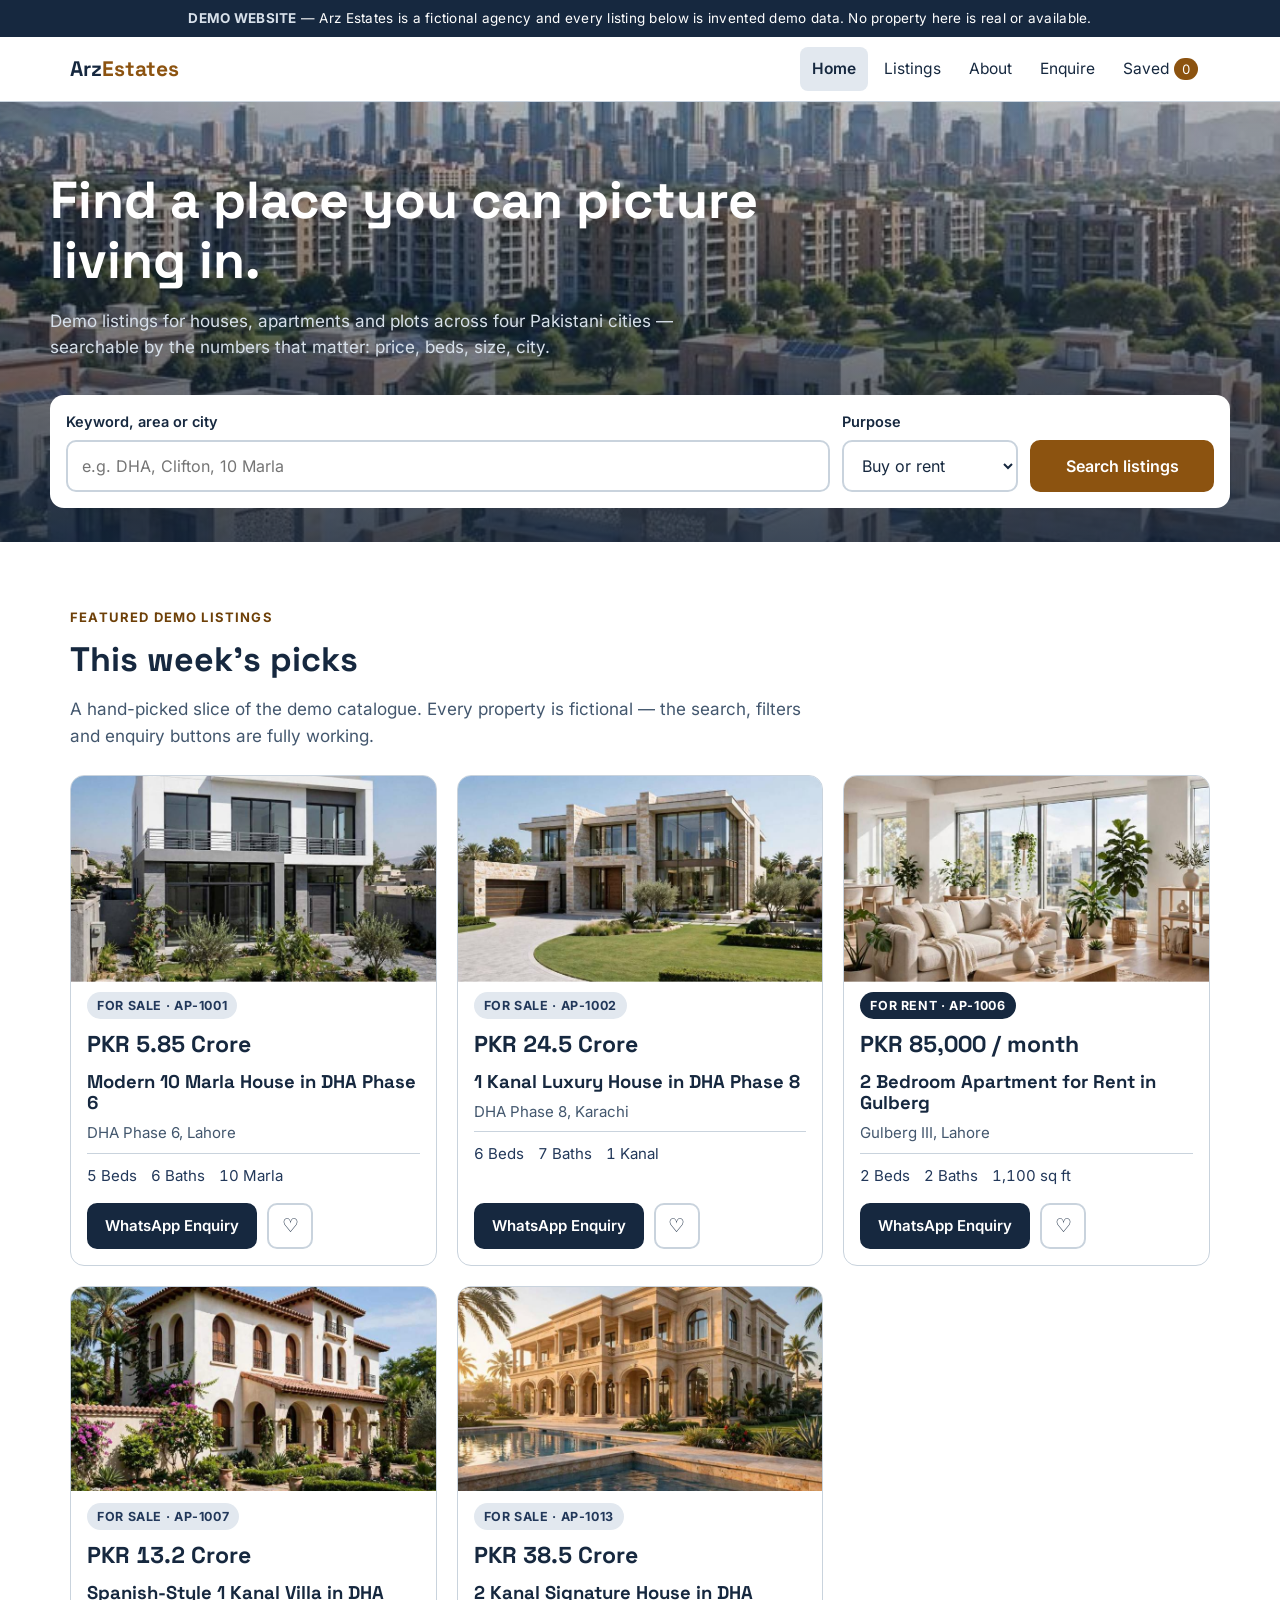
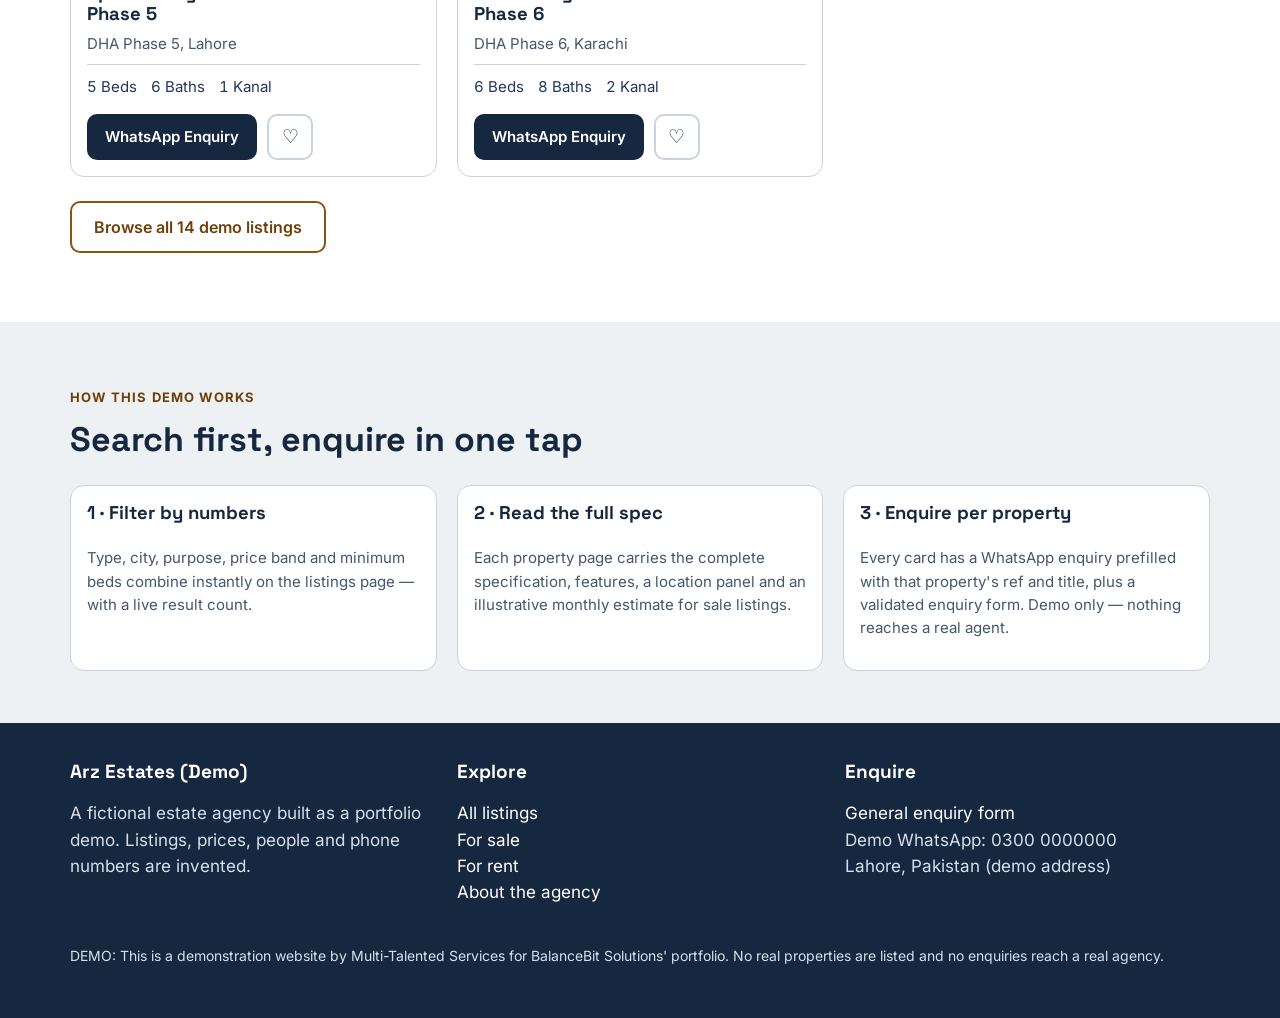
<file: index.html>
<!DOCTYPE html>
<html lang="en">
<head>
<meta charset="UTF-8">
<meta name="viewport" content="width=device-width, initial-scale=1">
<title>Arz Estates (Demo) — Houses, Apartments & Plots in Pakistan</title>
<meta name="description" content="Fictional demo property portal: search houses, apartments and plots for sale and rent across Lahore, Karachi, Islamabad and Gujranwala. All listings are invented demo data.">
<link rel="icon" href="assets/favicon.svg" type="image/svg+xml">


<link rel="stylesheet" href="assets/fonts/fonts.css">
<link rel="stylesheet" href="css/style.css">
<link rel="stylesheet" href="assets/vendor/lenis.css">
<script type="application/ld+json">{"@context":"https://schema.org","@type":"ItemList","name":"Featured demo property listings","itemListElement":[]}</script>
</head>
<body>
<a class="skip-link" href="#main">Skip to main content</a>
<div class="demo-ribbon"><strong>DEMO WEBSITE</strong> — Arz Estates is a fictional agency and every listing below is invented demo data. No property here is real or available.</div>
<header class="site"><div class="wrap nav">
<a class="logo" href="index.html">Arz<span>Estates</span></a>
<button class="nav-toggle" type="button" aria-expanded="false" aria-controls="main-nav" aria-label="Open menu"><svg viewBox="0 0 24 24" width="20" height="20" fill="none" stroke="currentColor" stroke-width="2.2" stroke-linecap="round" aria-hidden="true"><path d="M4 7h16M4 12h16M4 17h16"/></svg>Menu</button>
<nav aria-label="Main" id="main-nav">
<a href="index.html" aria-current="page">Home</a>
<a href="listings.html">Listings</a>
<a href="about.html">About</a>
<a href="contact.html">Enquire</a>
<a href="listings.html">Saved<span class="fav-count num" data-fav-count>0</span></a>
</nav></div></header>
<main id="main">

<div class="hero"><img class="kenburns" src="assets/hero.jpg" alt="City skyline with houses and apartment buildings in bright daylight (demo photo)">
<div class="shade"></div><div class="wrap hero-in">
<h1>Find a place you can picture living in.</h1>
<p>Demo listings for houses, apartments and plots across four Pakistani cities — searchable by the numbers that matter: price, beds, size, city.</p>
<form class="hero-search" action="listings.html" method="get" role="search">
<div><label class="fl" for="h-q">Keyword, area or city</label><input class="field" id="h-q" name="q" type="search" placeholder="e.g. DHA, Clifton, 10 Marla"></div>
<div><label class="fl" for="h-purpose">Purpose</label><select class="field" id="h-purpose" name="purpose"><option value="all">Buy or rent</option><option value="sale">For sale</option><option value="rent">For rent</option></select></div>
<div style="align-self:end"><button class="btn" type="submit" style="width:100%">Search listings</button></div>
</form>
</div></div>
<section><div class="wrap">
<p class="kicker">Featured demo listings</p><h2 class="sec">This week's picks</h2>
<p class="lede">A hand-picked slice of the demo catalogue. Every property is fictional — the search, filters and enquiry buttons are fully working.</p>
<div class="grid" data-featured></div>
<p style="margin-top:24px"><a class="btn ghost" href="listings.html">Browse all 14 demo listings</a></p>
</div></section>
<section class="band"><div class="wrap">
<p class="kicker">How this demo works</p><h2 class="sec">Search first, enquire in one tap</h2>
<div class="grid">
<article class="card"><div class="body"><h3>1 · Filter by numbers</h3><p class="loc">Type, city, purpose, price band and minimum beds combine instantly on the listings page — with a live result count.</p></div></article>
<article class="card"><div class="body"><h3>2 · Read the full spec</h3><p class="loc">Each property page carries the complete specification, features, a location panel and an illustrative monthly estimate for sale listings.</p></div></article>
<article class="card"><div class="body"><h3>3 · Enquire per property</h3><p class="loc">Every card has a WhatsApp enquiry prefilled with that property's ref and title, plus a validated enquiry form. Demo only — nothing reaches a real agent.</p></div></article>
</div></div></section>
</main>
<footer class="site"><div class="wrap">
<div class="cols">
<div><h2 style="font-size:19px;color:#fff">Arz Estates (Demo)</h2><p>A fictional estate agency built as a portfolio demo. Listings, prices, people and phone numbers are invented.</p></div>
<div><h2 style="font-size:19px;color:#fff">Explore</h2><p><a href="listings.html">All listings</a><br><a href="listings.html?purpose=sale">For sale</a><br><a href="listings.html?purpose=rent">For rent</a><br><a href="about.html">About the agency</a></p></div>
<div><h2 style="font-size:19px;color:#fff">Enquire</h2><p><a href="contact.html">General enquiry form</a><br>Demo WhatsApp: 0300 0000000<br>Lahore, Pakistan (demo address)</p></div>
</div>
<p style="margin-top:22px;font-size:14px">DEMO: This is a demonstration website by Multi-Talented Services for BalanceBit Solutions' portfolio. No real properties are listed and no enquiries reach a real agency.</p>
</div></footer>
<script src="js/data.js"></script>
<script src="js/logic.js"></script>
<script src="js/main.js"></script>
<script defer src="assets/vendor/gsap.min.js"></script>
<script defer src="assets/vendor/ScrollTrigger.min.js"></script>
<script defer src="assets/vendor/lenis.min.js"></script>
<script defer src="js/premium-index.js"></script>
</body>
</html>
</file>
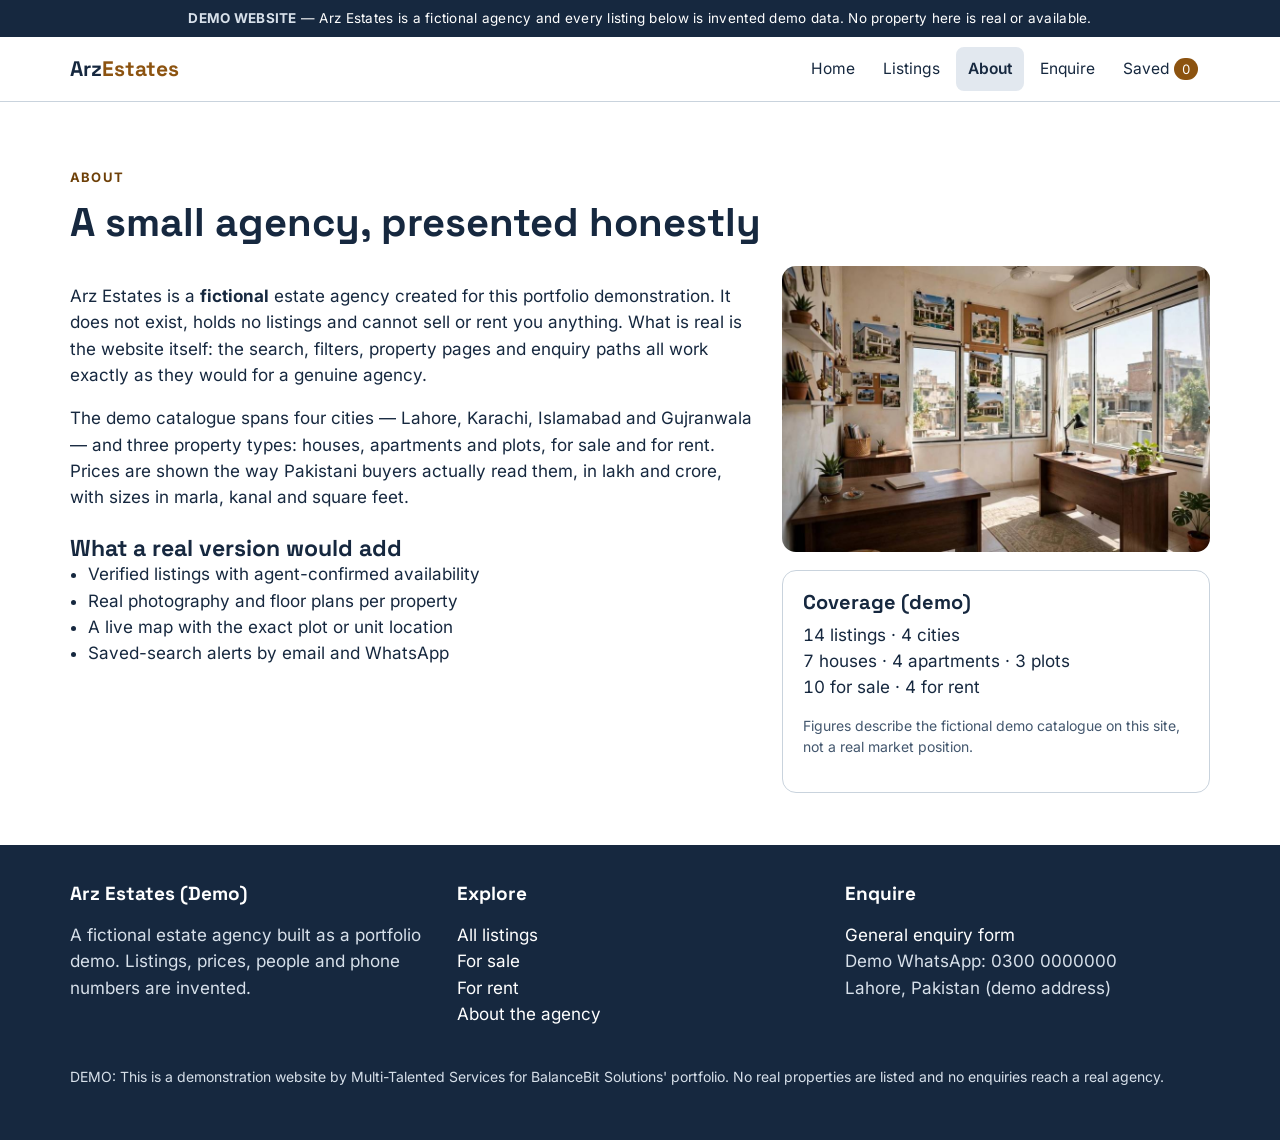
<file: about.html>
<!DOCTYPE html>
<html lang="en">
<head>
<meta charset="UTF-8">
<meta name="viewport" content="width=device-width, initial-scale=1">
<title>About Arz Estates (Demo) — A Fictional Agency</title>
<meta name="description" content="About the fictional demo agency Arz Estates: how it works, the cities it covers and the honest limits of this demonstration.">
<link rel="icon" href="assets/favicon.svg" type="image/svg+xml">


<link rel="stylesheet" href="assets/fonts/fonts.css">
<link rel="stylesheet" href="css/style.css">
</head>
<body>
<a class="skip-link" href="#main">Skip to main content</a>
<div class="demo-ribbon"><strong>DEMO WEBSITE</strong> — Arz Estates is a fictional agency and every listing below is invented demo data. No property here is real or available.</div>
<header class="site"><div class="wrap nav">
<a class="logo" href="index.html">Arz<span>Estates</span></a>
<button class="nav-toggle" type="button" aria-expanded="false" aria-controls="main-nav" aria-label="Open menu"><svg viewBox="0 0 24 24" width="20" height="20" fill="none" stroke="currentColor" stroke-width="2.2" stroke-linecap="round" aria-hidden="true"><path d="M4 7h16M4 12h16M4 17h16"/></svg>Menu</button>
<nav aria-label="Main" id="main-nav">
<a href="index.html">Home</a>
<a href="listings.html">Listings</a>
<a href="about.html" aria-current="page">About</a>
<a href="contact.html">Enquire</a>
<a href="listings.html">Saved<span class="fav-count num" data-fav-count>0</span></a>
</nav></div></header>
<main id="main">

<section><div class="wrap">
<p class="kicker">About</p><h1 style="font-size:clamp(28px,4vw,40px)">A small agency, presented honestly</h1>
<div class="two-col" style="margin-top:20px"><div>
<p>Arz Estates is a <strong>fictional</strong> estate agency created for this portfolio demonstration. It does not exist, holds no listings and cannot sell or rent you anything. What is real is the website itself: the search, filters, property pages and enquiry paths all work exactly as they would for a genuine agency.</p>
<p>The demo catalogue spans four cities — Lahore, Karachi, Islamabad and Gujranwala — and three property types: houses, apartments and plots, for sale and for rent. Prices are shown the way Pakistani buyers actually read them, in lakh and crore, with sizes in marla, kanal and square feet.</p>
<h2 style="font-size:23px;margin-top:24px">What a real version would add</h2>
<ul><li>Verified listings with agent-confirmed availability</li><li>Real photography and floor plans per property</li><li>A live map with the exact plot or unit location</li><li>Saved-search alerts by email and WhatsApp</li></ul>
</div><div>
<img src="assets/office.jpg" alt="Bright interior of a small estate agency office (demo photo)" style="border-radius:14px;width:100%">
<div class="panel" style="margin-top:18px"><h2 style="font-size:20px">Coverage (demo)</h2><p class="num" style="margin:8px 0">14 listings · 4 cities<br>7 houses · 4 apartments · 3 plots<br>10 for sale · 4 for rent</p><p class="note">Figures describe the fictional demo catalogue on this site, not a real market position.</p></div>
</div></div>
</div></section>
</main>
<footer class="site"><div class="wrap">
<div class="cols">
<div><h2 style="font-size:19px;color:#fff">Arz Estates (Demo)</h2><p>A fictional estate agency built as a portfolio demo. Listings, prices, people and phone numbers are invented.</p></div>
<div><h2 style="font-size:19px;color:#fff">Explore</h2><p><a href="listings.html">All listings</a><br><a href="listings.html?purpose=sale">For sale</a><br><a href="listings.html?purpose=rent">For rent</a><br><a href="about.html">About the agency</a></p></div>
<div><h2 style="font-size:19px;color:#fff">Enquire</h2><p><a href="contact.html">General enquiry form</a><br>Demo WhatsApp: 0300 0000000<br>Lahore, Pakistan (demo address)</p></div>
</div>
<p style="margin-top:22px;font-size:14px">DEMO: This is a demonstration website by Multi-Talented Services for BalanceBit Solutions' portfolio. No real properties are listed and no enquiries reach a real agency.</p>
</div></footer>
<script src="js/data.js"></script>
<script src="js/logic.js"></script>
<script src="js/main.js"></script>
</body>
</html>
</file>
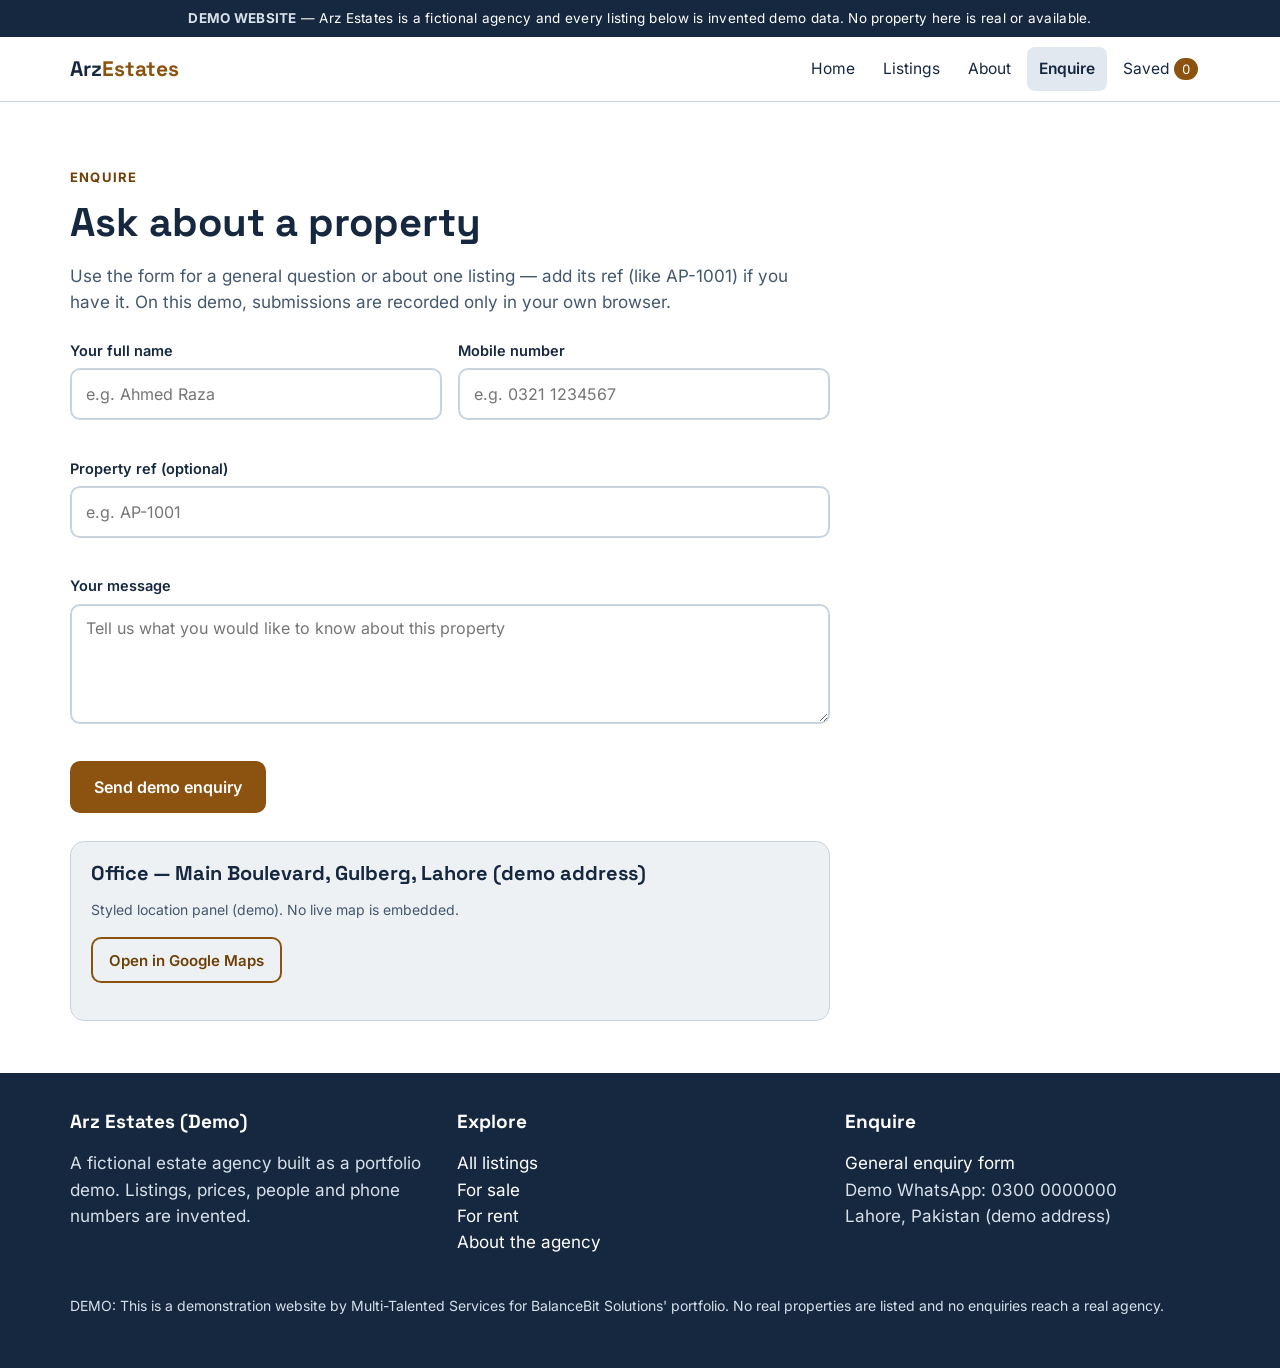
<file: contact.html>
<!DOCTYPE html>
<html lang="en">
<head>
<meta charset="UTF-8">
<meta name="viewport" content="width=device-width, initial-scale=1">
<title>Enquire — Arz Estates (Demo)</title>
<meta name="description" content="Send a demo property enquiry: a validated form with an honest local-only success state. No message reaches a real agency.">
<link rel="icon" href="assets/favicon.svg" type="image/svg+xml">


<link rel="stylesheet" href="assets/fonts/fonts.css">
<link rel="stylesheet" href="css/style.css">
</head>
<body>
<a class="skip-link" href="#main">Skip to main content</a>
<div class="demo-ribbon"><strong>DEMO WEBSITE</strong> — Arz Estates is a fictional agency and every listing below is invented demo data. No property here is real or available.</div>
<header class="site"><div class="wrap nav">
<a class="logo" href="index.html">Arz<span>Estates</span></a>
<button class="nav-toggle" type="button" aria-expanded="false" aria-controls="main-nav" aria-label="Open menu"><svg viewBox="0 0 24 24" width="20" height="20" fill="none" stroke="currentColor" stroke-width="2.2" stroke-linecap="round" aria-hidden="true"><path d="M4 7h16M4 12h16M4 17h16"/></svg>Menu</button>
<nav aria-label="Main" id="main-nav">
<a href="index.html">Home</a>
<a href="listings.html">Listings</a>
<a href="about.html">About</a>
<a href="contact.html" aria-current="page">Enquire</a>
<a href="listings.html">Saved<span class="fav-count num" data-fav-count>0</span></a>
</nav></div></header>
<main id="main">

<section><div class="wrap">
<p class="kicker">Enquire</p><h1 style="font-size:clamp(28px,4vw,40px)">Ask about a property</h1>
<p class="lede">Use the form for a general question or about one listing — add its ref (like AP-1001) if you have it. On this demo, submissions are recorded only in your own browser.</p>
<form data-enquiry-form novalidate style="margin-top:24px;max-width:760px">
<div class="form-grid">
<div><label class="fl" for="e-name">Your full name</label><input class="field" id="e-name" name="name" type="text" autocomplete="name" placeholder="e.g. Ahmed Raza"><div class="err" data-error-for="name" aria-live="polite"></div></div>
<div><label class="fl" for="e-phone">Mobile number</label><input class="field" id="e-phone" name="phone" type="tel" autocomplete="tel" placeholder="e.g. 0321 1234567"><div class="err" data-error-for="phone" aria-live="polite"></div></div>
<div class="full"><label class="fl" for="e-ref">Property ref (optional)</label><input class="field" id="e-ref" name="ref" type="text" placeholder="e.g. AP-1001"><div class="err" data-error-for="ref" aria-live="polite"></div></div>
<div class="full"><label class="fl" for="e-msg">Your message</label><textarea class="field" id="e-msg" name="message" placeholder="Tell us what you would like to know about this property"></textarea><div class="err" data-error-for="message" aria-live="polite"></div></div>
</div>
<p style="margin-top:8px"><button class="btn" type="submit">Send demo enquiry</button></p>
</form>
<div class="success" data-enquiry-success hidden><h2 style="font-size:22px">Enquiry recorded (demo)</h2><p data-success-text></p><p><a class="btn ghost" href="listings.html">Back to listings</a></p></div>
<div class="panel map" style="margin-top:28px;max-width:760px"><h2 style="font-size:20px">Office — Main Boulevard, Gulberg, Lahore (demo address)</h2><p class="note">Styled location panel (demo). No live map is embedded.</p><p><a class="btn small ghost" target="_blank" rel="noopener" href="https://www.google.com/maps/search/?api=1&query=Main+Boulevard+Gulberg+Lahore+Pakistan">Open in Google Maps</a></p></div>
</div></section>
</main>
<footer class="site"><div class="wrap">
<div class="cols">
<div><h2 style="font-size:19px;color:#fff">Arz Estates (Demo)</h2><p>A fictional estate agency built as a portfolio demo. Listings, prices, people and phone numbers are invented.</p></div>
<div><h2 style="font-size:19px;color:#fff">Explore</h2><p><a href="listings.html">All listings</a><br><a href="listings.html?purpose=sale">For sale</a><br><a href="listings.html?purpose=rent">For rent</a><br><a href="about.html">About the agency</a></p></div>
<div><h2 style="font-size:19px;color:#fff">Enquire</h2><p><a href="contact.html">General enquiry form</a><br>Demo WhatsApp: 0300 0000000<br>Lahore, Pakistan (demo address)</p></div>
</div>
<p style="margin-top:22px;font-size:14px">DEMO: This is a demonstration website by Multi-Talented Services for BalanceBit Solutions' portfolio. No real properties are listed and no enquiries reach a real agency.</p>
</div></footer>
<script src="js/data.js"></script>
<script src="js/logic.js"></script>
<script src="js/main.js"></script>
</body>
</html>
</file>
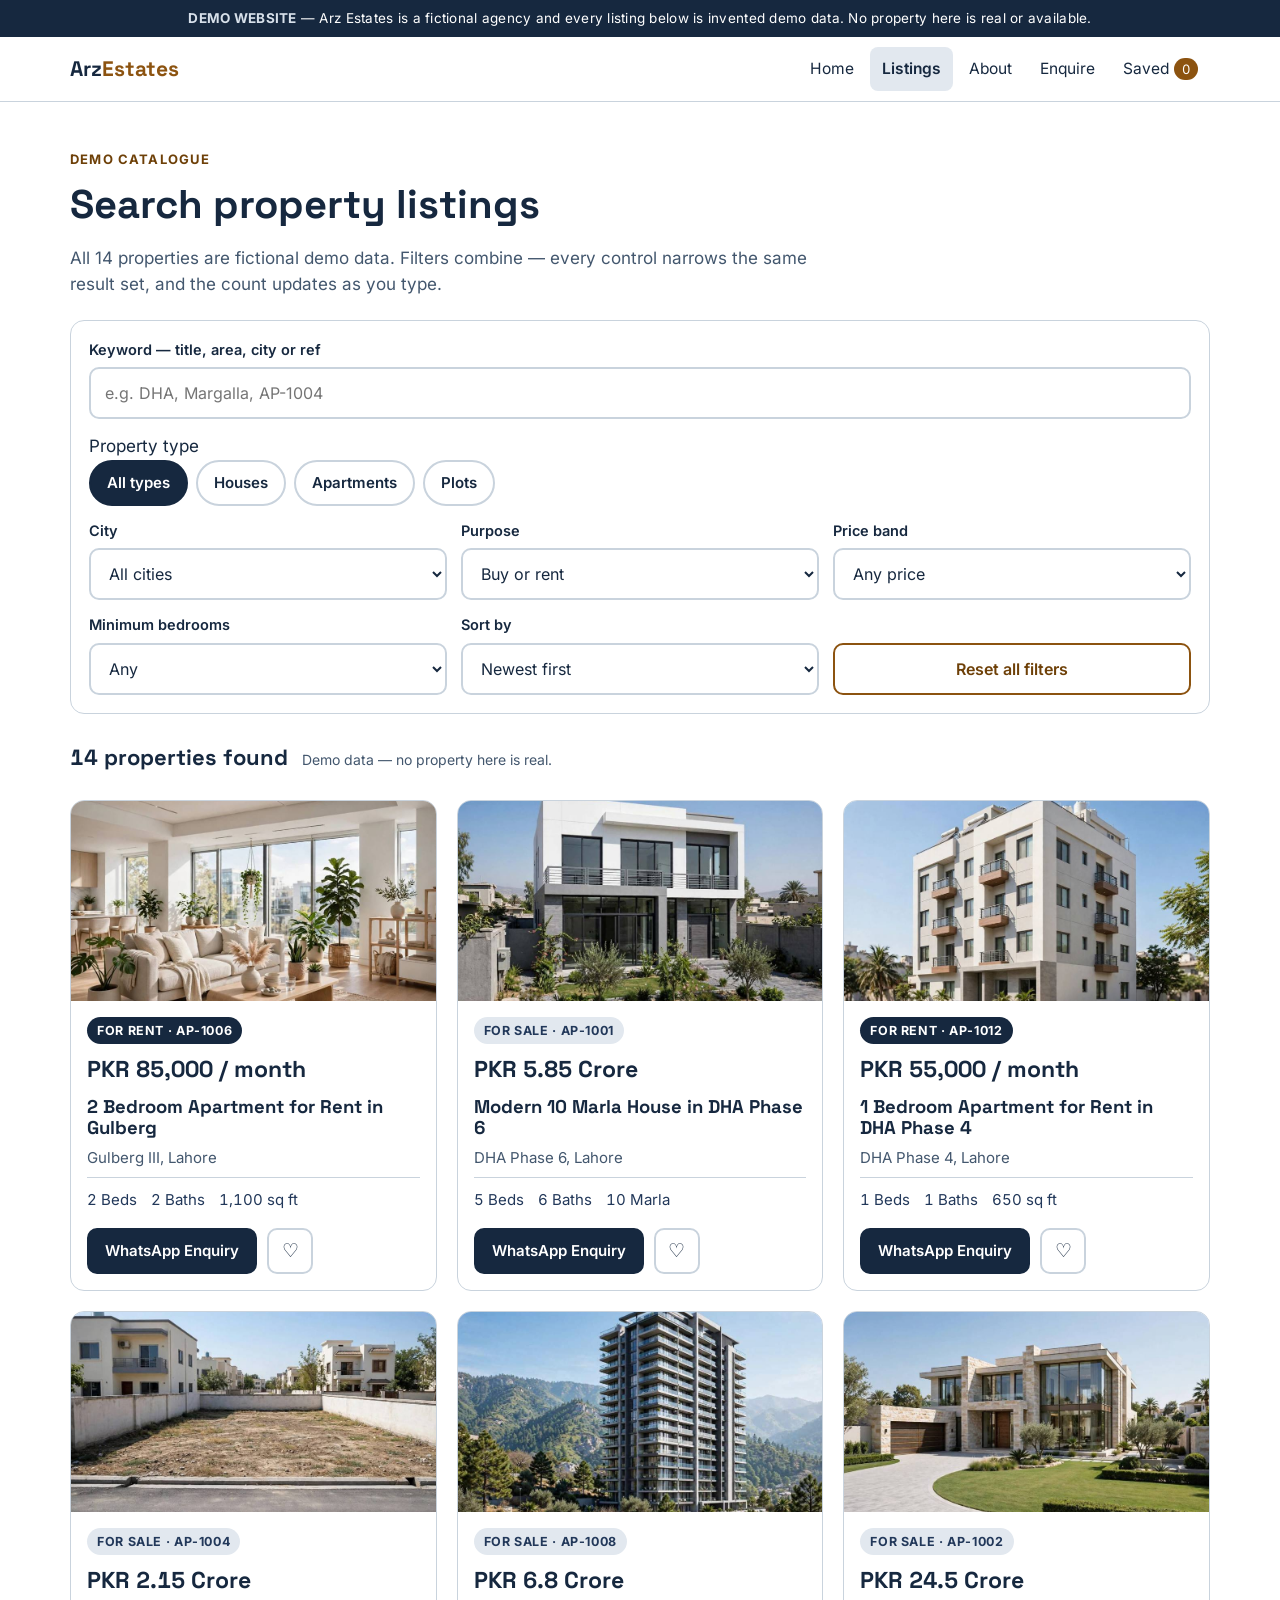
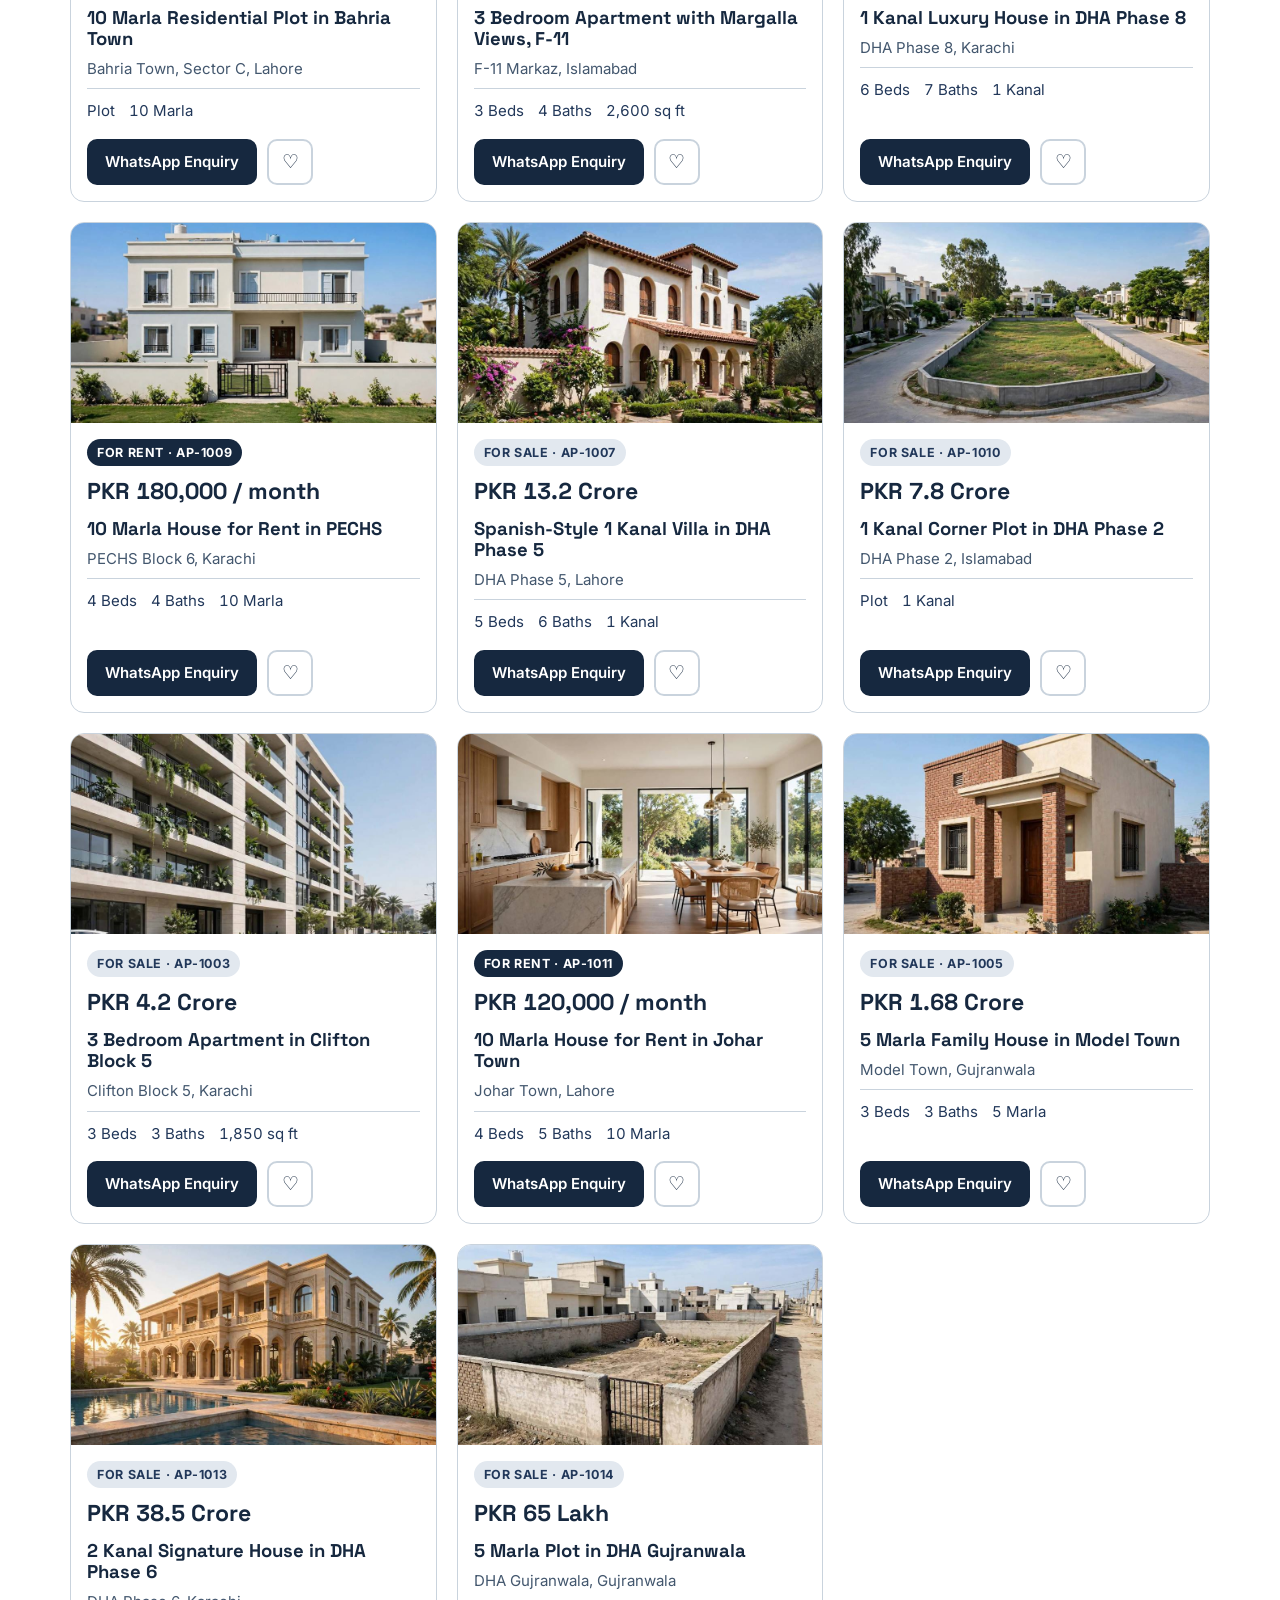
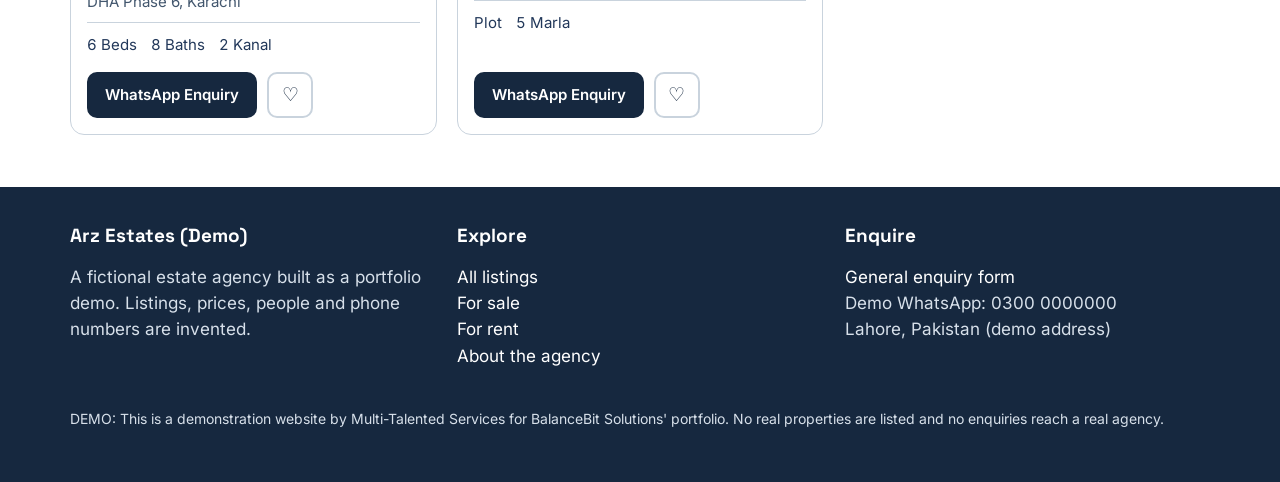
<file: listings.html>
<!DOCTYPE html>
<html lang="en">
<head>
<meta charset="UTF-8">
<meta name="viewport" content="width=device-width, initial-scale=1">
<title>Search Demo Property Listings — Arz Estates (Demo)</title>
<meta name="description" content="Search and filter 14 fictional demo properties by keyword, type, city, purpose, price band and bedrooms, with live counts and sorting.">
<link rel="icon" href="assets/favicon.svg" type="image/svg+xml">


<link rel="stylesheet" href="assets/fonts/fonts.css">
<link rel="stylesheet" href="css/style.css">
</head>
<body>
<a class="skip-link" href="#main">Skip to main content</a>
<div class="demo-ribbon"><strong>DEMO WEBSITE</strong> — Arz Estates is a fictional agency and every listing below is invented demo data. No property here is real or available.</div>
<header class="site"><div class="wrap nav">
<a class="logo" href="index.html">Arz<span>Estates</span></a>
<button class="nav-toggle" type="button" aria-expanded="false" aria-controls="main-nav" aria-label="Open menu"><svg viewBox="0 0 24 24" width="20" height="20" fill="none" stroke="currentColor" stroke-width="2.2" stroke-linecap="round" aria-hidden="true"><path d="M4 7h16M4 12h16M4 17h16"/></svg>Menu</button>
<nav aria-label="Main" id="main-nav">
<a href="index.html">Home</a>
<a href="listings.html" aria-current="page">Listings</a>
<a href="about.html">About</a>
<a href="contact.html">Enquire</a>
<a href="listings.html">Saved<span class="fav-count num" data-fav-count>0</span></a>
</nav></div></header>
<main id="main">

<section style="padding-top:34px"><div class="wrap">
<p class="kicker">Demo catalogue</p><h1 style="font-size:clamp(28px,4vw,40px)">Search property listings</h1>
<p class="lede">All 14 properties are fictional demo data. Filters combine — every control narrows the same result set, and the count updates as you type.</p>
<form class="filterbar" data-filter-form style="margin-top:22px">
<div class="wide"><label class="fl" for="f-q">Keyword — title, area, city or ref</label><input class="field" id="f-q" name="q" type="search" placeholder="e.g. DHA, Margalla, AP-1004"></div>
<div class="wide"><span class="fl" id="type-label">Property type</span><div class="chips" role="group" aria-labelledby="type-label">
<button type="button" class="chip" data-type-chip="all" aria-pressed="true">All types</button>
<button type="button" class="chip" data-type-chip="house" aria-pressed="false">Houses</button>
<button type="button" class="chip" data-type-chip="apartment" aria-pressed="false">Apartments</button>
<button type="button" class="chip" data-type-chip="plot" aria-pressed="false">Plots</button>
</div></div>
<div><label class="fl" for="f-city">City</label><select class="field" id="f-city" name="city"><option value="all">All cities</option><option>Lahore</option><option>Karachi</option><option>Islamabad</option><option>Gujranwala</option></select></div>
<div><label class="fl" for="f-purpose">Purpose</label><select class="field" id="f-purpose" name="purpose"><option value="all">Buy or rent</option><option value="sale">For sale</option><option value="rent">For rent</option></select></div>
<div><label class="fl" for="f-price">Price band</label><select class="field" id="f-price" name="price"><option value="all">Any price</option><option value="lt-1cr">Under PKR 1 Crore</option><option value="1-5cr">PKR 1–5 Crore</option><option value="5-10cr">PKR 5–10 Crore</option><option value="gt-10cr">Over PKR 10 Crore</option></select></div>
<div><label class="fl" for="f-beds">Minimum bedrooms</label><select class="field" id="f-beds" name="minBeds"><option value="0">Any</option><option value="1">1+</option><option value="2">2+</option><option value="3">3+</option><option value="4">4+</option><option value="5">5+</option></select></div>
<div><label class="fl" for="f-sort">Sort by</label><select class="field" id="f-sort" name="sort"><option value="newest">Newest first</option><option value="price-asc">Price: low to high</option><option value="price-desc">Price: high to low</option><option value="size-desc">Size: largest first</option><option value="size-asc">Size: smallest first</option></select></div>
<div style="align-self:end"><button type="button" class="btn ghost" data-reset style="width:100%">Reset all filters</button></div>
</form>
<div class="result-line"><span class="result-count num" data-result-count aria-live="polite">14 properties found</span><span class="note">Demo data — no property here is real.</span></div>
<div class="grid" data-listings-grid></div>
<div class="empty" data-empty hidden><h2 style="font-size:23px">No matches</h2><p data-empty-msg></p><button type="button" class="btn" data-empty-reset>Reset the search</button></div>
</div></section>
</main>
<footer class="site"><div class="wrap">
<div class="cols">
<div><h2 style="font-size:19px;color:#fff">Arz Estates (Demo)</h2><p>A fictional estate agency built as a portfolio demo. Listings, prices, people and phone numbers are invented.</p></div>
<div><h2 style="font-size:19px;color:#fff">Explore</h2><p><a href="listings.html">All listings</a><br><a href="listings.html?purpose=sale">For sale</a><br><a href="listings.html?purpose=rent">For rent</a><br><a href="about.html">About the agency</a></p></div>
<div><h2 style="font-size:19px;color:#fff">Enquire</h2><p><a href="contact.html">General enquiry form</a><br>Demo WhatsApp: 0300 0000000<br>Lahore, Pakistan (demo address)</p></div>
</div>
<p style="margin-top:22px;font-size:14px">DEMO: This is a demonstration website by Multi-Talented Services for BalanceBit Solutions' portfolio. No real properties are listed and no enquiries reach a real agency.</p>
</div></footer>
<script src="js/data.js"></script>
<script src="js/logic.js"></script>
<script src="js/main.js"></script>
<script defer src="js/premium-counts.js"></script>
</body>
</html>
</file>
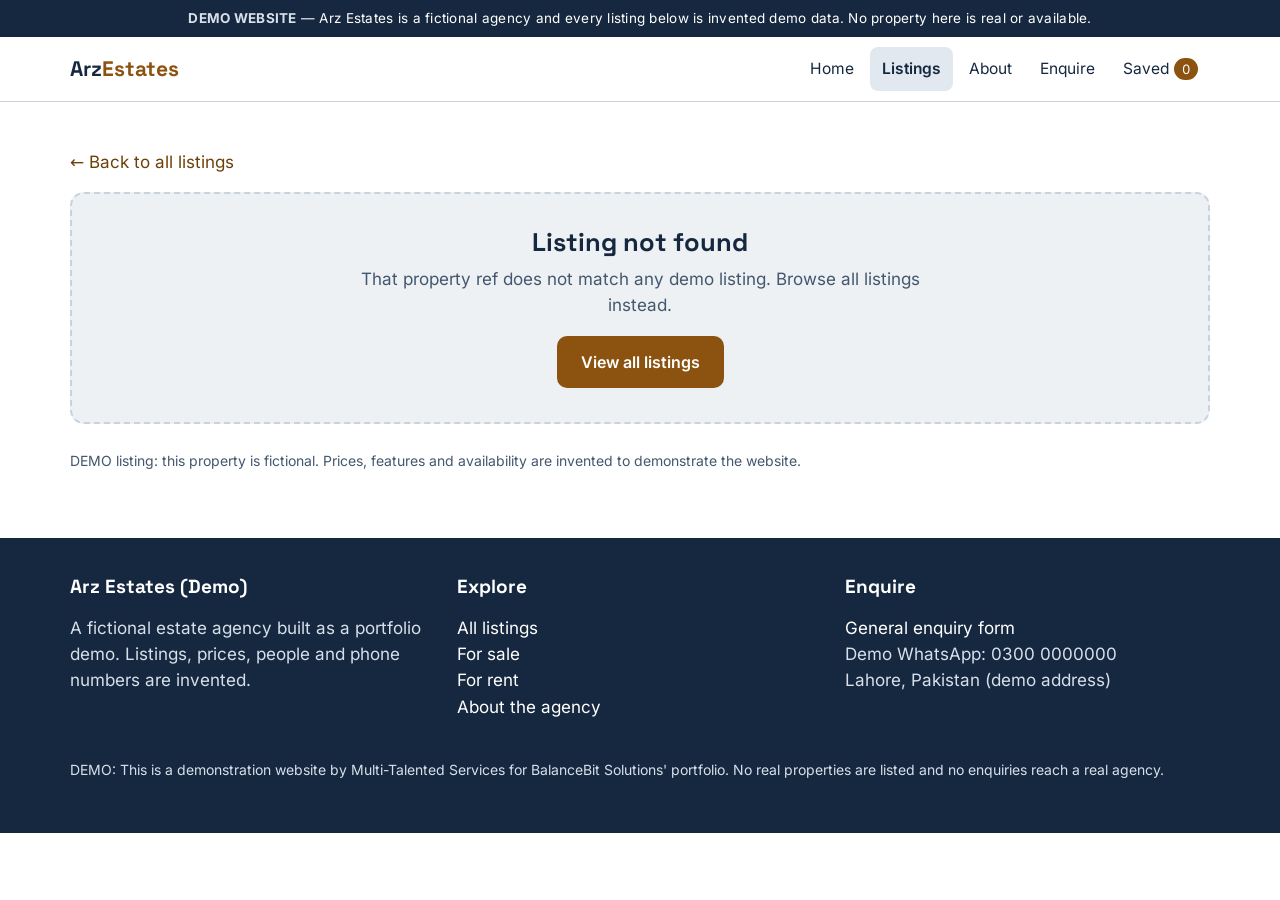
<file: property.html>
<!DOCTYPE html>
<html lang="en">
<head>
<meta charset="UTF-8">
<meta name="viewport" content="width=device-width, initial-scale=1">
<title>Property Detail — Arz Estates (Demo)</title>
<meta name="description" content="Full specification, features, location panel and enquiry options for a fictional demo property listing.">
<link rel="icon" href="assets/favicon.svg" type="image/svg+xml">


<link rel="stylesheet" href="assets/fonts/fonts.css">
<link rel="stylesheet" href="css/style.css">
<link rel="stylesheet" href="assets/vendor/swiper-bundle.min.css">
</head>
<body>
<a class="skip-link" href="#main">Skip to main content</a>
<div class="demo-ribbon"><strong>DEMO WEBSITE</strong> — Arz Estates is a fictional agency and every listing below is invented demo data. No property here is real or available.</div>
<header class="site"><div class="wrap nav">
<a class="logo" href="index.html">Arz<span>Estates</span></a>
<button class="nav-toggle" type="button" aria-expanded="false" aria-controls="main-nav" aria-label="Open menu"><svg viewBox="0 0 24 24" width="20" height="20" fill="none" stroke="currentColor" stroke-width="2.2" stroke-linecap="round" aria-hidden="true"><path d="M4 7h16M4 12h16M4 17h16"/></svg>Menu</button>
<nav aria-label="Main" id="main-nav">
<a href="index.html">Home</a>
<a href="listings.html" aria-current="page">Listings</a>
<a href="about.html">About</a>
<a href="contact.html">Enquire</a>
<a href="listings.html">Saved<span class="fav-count num" data-fav-count>0</span></a>
</nav></div></header>
<main id="main">

<section style="padding-top:30px"><div class="wrap">
<p><a href="listings.html">← Back to all listings</a></p>
<div data-detail style="margin-top:14px"></div>
<p class="note" style="margin-top:26px">DEMO listing: this property is fictional. Prices, features and availability are invented to demonstrate the website.</p>
</div></section>
</main>
<footer class="site"><div class="wrap">
<div class="cols">
<div><h2 style="font-size:19px;color:#fff">Arz Estates (Demo)</h2><p>A fictional estate agency built as a portfolio demo. Listings, prices, people and phone numbers are invented.</p></div>
<div><h2 style="font-size:19px;color:#fff">Explore</h2><p><a href="listings.html">All listings</a><br><a href="listings.html?purpose=sale">For sale</a><br><a href="listings.html?purpose=rent">For rent</a><br><a href="about.html">About the agency</a></p></div>
<div><h2 style="font-size:19px;color:#fff">Enquire</h2><p><a href="contact.html">General enquiry form</a><br>Demo WhatsApp: 0300 0000000<br>Lahore, Pakistan (demo address)</p></div>
</div>
<p style="margin-top:22px;font-size:14px">DEMO: This is a demonstration website by Multi-Talented Services for BalanceBit Solutions' portfolio. No real properties are listed and no enquiries reach a real agency.</p>
</div></footer>
<script src="js/data.js"></script>
<script src="js/logic.js"></script>
<script src="js/main.js"></script>
<script defer src="assets/vendor/swiper-bundle.min.js"></script>
<script defer src="js/premium-property.js"></script>
</body>
</html>
</file>
<file: assets/fonts/fonts.css>
/* Self-hosted webfonts (Google Fonts, OFL) — downloaded 2026-11-22.
   Replaces the fonts.googleapis.com stylesheet so the design renders
   identically with or without external network access. */
/* latin */
@font-face {
  font-family: 'Inter';
  font-style: normal;
  font-weight: 400;
  font-display: swap;
  src: url(./inter-normal-latin-56724408.woff2) format('woff2');
  unicode-range: U+0000-00FF, U+0131, U+0152-0153, U+02BB-02BC, U+02C6, U+02DA, U+02DC, U+0304, U+0308, U+0329, U+2000-206F, U+20AC, U+2122, U+2191, U+2193, U+2212, U+2215, U+FEFF, U+FFFD;
}
/* latin-ext */
@font-face {
  font-family: 'Inter';
  font-style: normal;
  font-weight: 400;
  font-display: swap;
  src: url(./inter-normal-latin-ext-39529051.woff2) format('woff2');
  unicode-range: U+0100-02BA, U+02BD-02C5, U+02C7-02CC, U+02CE-02D7, U+02DD-02FF, U+0304, U+0308, U+0329, U+1D00-1DBF, U+1E00-1E9F, U+1EF2-1EFF, U+2020, U+20A0-20AB, U+20AD-20C4, U+2113, U+2C60-2C7F, U+A720-A7FF;
}
/* latin */
@font-face {
  font-family: 'Inter';
  font-style: normal;
  font-weight: 600;
  font-display: swap;
  src: url(./inter-normal-latin-56724408.woff2) format('woff2');
  unicode-range: U+0000-00FF, U+0131, U+0152-0153, U+02BB-02BC, U+02C6, U+02DA, U+02DC, U+0304, U+0308, U+0329, U+2000-206F, U+20AC, U+2122, U+2191, U+2193, U+2212, U+2215, U+FEFF, U+FFFD;
}
/* latin-ext */
@font-face {
  font-family: 'Inter';
  font-style: normal;
  font-weight: 600;
  font-display: swap;
  src: url(./inter-normal-latin-ext-39529051.woff2) format('woff2');
  unicode-range: U+0100-02BA, U+02BD-02C5, U+02C7-02CC, U+02CE-02D7, U+02DD-02FF, U+0304, U+0308, U+0329, U+1D00-1DBF, U+1E00-1E9F, U+1EF2-1EFF, U+2020, U+20A0-20AB, U+20AD-20C4, U+2113, U+2C60-2C7F, U+A720-A7FF;
}
/* latin */
@font-face {
  font-family: 'Inter';
  font-style: normal;
  font-weight: 700;
  font-display: swap;
  src: url(./inter-normal-latin-56724408.woff2) format('woff2');
  unicode-range: U+0000-00FF, U+0131, U+0152-0153, U+02BB-02BC, U+02C6, U+02DA, U+02DC, U+0304, U+0308, U+0329, U+2000-206F, U+20AC, U+2122, U+2191, U+2193, U+2212, U+2215, U+FEFF, U+FFFD;
}
/* latin-ext */
@font-face {
  font-family: 'Inter';
  font-style: normal;
  font-weight: 700;
  font-display: swap;
  src: url(./inter-normal-latin-ext-39529051.woff2) format('woff2');
  unicode-range: U+0100-02BA, U+02BD-02C5, U+02C7-02CC, U+02CE-02D7, U+02DD-02FF, U+0304, U+0308, U+0329, U+1D00-1DBF, U+1E00-1E9F, U+1EF2-1EFF, U+2020, U+20A0-20AB, U+20AD-20C4, U+2113, U+2C60-2C7F, U+A720-A7FF;
}
/* latin */
@font-face {
  font-family: 'Space Grotesk';
  font-style: normal;
  font-weight: 500;
  font-display: swap;
  src: url(./space-grotesk-normal-latin-ecea81d5.woff2) format('woff2');
  unicode-range: U+0000-00FF, U+0131, U+0152-0153, U+02BB-02BC, U+02C6, U+02DA, U+02DC, U+0304, U+0308, U+0329, U+2000-206F, U+20AC, U+2122, U+2191, U+2193, U+2212, U+2215, U+FEFF, U+FFFD;
}
/* latin-ext */
@font-face {
  font-family: 'Space Grotesk';
  font-style: normal;
  font-weight: 500;
  font-display: swap;
  src: url(./space-grotesk-normal-latin-ext-611be241.woff2) format('woff2');
  unicode-range: U+0100-02BA, U+02BD-02C5, U+02C7-02CC, U+02CE-02D7, U+02DD-02FF, U+0304, U+0308, U+0329, U+1D00-1DBF, U+1E00-1E9F, U+1EF2-1EFF, U+2020, U+20A0-20AB, U+20AD-20C4, U+2113, U+2C60-2C7F, U+A720-A7FF;
}
/* latin */
@font-face {
  font-family: 'Space Grotesk';
  font-style: normal;
  font-weight: 700;
  font-display: swap;
  src: url(./space-grotesk-normal-latin-ecea81d5.woff2) format('woff2');
  unicode-range: U+0000-00FF, U+0131, U+0152-0153, U+02BB-02BC, U+02C6, U+02DA, U+02DC, U+0304, U+0308, U+0329, U+2000-206F, U+20AC, U+2122, U+2191, U+2193, U+2212, U+2215, U+FEFF, U+FFFD;
}
/* latin-ext */
@font-face {
  font-family: 'Space Grotesk';
  font-style: normal;
  font-weight: 700;
  font-display: swap;
  src: url(./space-grotesk-normal-latin-ext-611be241.woff2) format('woff2');
  unicode-range: U+0100-02BA, U+02BD-02C5, U+02C7-02CC, U+02CE-02D7, U+02DD-02FF, U+0304, U+0308, U+0329, U+1D00-1DBF, U+1E00-1E9F, U+1EF2-1EFF, U+2020, U+20A0-20AB, U+20AD-20C4, U+2113, U+2C60-2C7F, U+A720-A7FF;
}
</file>
<file: css/style.css>
/* Arz Estates (Demo) — navy + copper listing-led system. One component system, own tokens only (+ error red). */
:root{
  --bg:#FFFFFF; --surface:#EEF1F4; --tint:#E2E8EF; --line:#C9D3DD;
  --ink:#16283F; --ink-2:#22385A; --muted:#43576E;
  --accent:#8C5310; --accent-dark:#6E4008; --error:#B3261E;
  --foot-note:#D7E0EA;
  --radius:14px;
}
*{box-sizing:border-box}
html{scroll-behavior:smooth}
body{margin:0;background:var(--bg);color:var(--ink);font-family:'Inter',system-ui,sans-serif;font-size:17px;line-height:1.55}
h1,h2,h3,.disp{font-family:'Space Grotesk','Inter',sans-serif;line-height:1.15;margin:0}
img{max-width:100%;display:block}
a{color:var(--accent-dark);text-decoration:none}
ul{margin:0;padding-left:1.15rem}
:focus-visible{outline:3px solid var(--accent);outline-offset:2px;border-radius:4px}
.num{font-variant-numeric:tabular-nums;font-feature-settings:'tnum' 1}
.skip-link{position:absolute;left:-999px;top:0;background:var(--ink);color:#fff;padding:12px 18px;z-index:60}
.skip-link:focus{left:8px;top:8px}
.demo-ribbon{background:var(--ink);color:#fff;text-align:center;font-size:13.5px;padding:8px 14px;letter-spacing:.02em}
.demo-ribbon strong{color:var(--foot-note)}
.wrap{max-width:1180px;margin:0 auto;padding:0 20px;min-width:0}
header.site{border-bottom:1px solid var(--line);background:var(--bg);position:sticky;top:0;z-index:40}
.nav{display:flex;align-items:center;gap:18px;min-height:64px;flex-wrap:wrap}
.logo{font-family:'Space Grotesk',sans-serif;font-weight:700;font-size:21px;color:var(--ink);text-decoration:none}
.logo span{color:var(--accent)}
.nav nav{display:flex;gap:4px;flex-wrap:wrap;margin-left:auto}
.nav nav a{color:var(--ink);text-decoration:none;padding:10px 12px;min-height:44px;display:inline-flex;align-items:center;border-radius:8px;font-size:15.5px}
.nav nav a[aria-current="page"]{background:var(--tint);font-weight:600}
.fav-count{background:var(--accent);color:#fff;border-radius:999px;padding:1px 8px;font-size:13px;margin-left:5px}
.nav-toggle{display:none;align-items:center;gap:8px;margin-left:auto;min-height:46px;padding:8px 14px;border:2px solid var(--line);border-radius:10px;background:#fff;color:var(--ink);font:600 15px 'Inter',sans-serif;cursor:pointer}
.nav-toggle svg{flex:none}
@media (max-width:700px){
  .nav-toggle{display:inline-flex}
  .nav nav{display:none;width:100%;flex-direction:column;gap:2px;margin-left:0;padding:6px 0 10px}
  .nav nav.open{display:flex}
  .nav nav a{width:100%}
}
.btn{display:inline-flex;align-items:center;justify-content:center;gap:8px;min-height:52px;padding:12px 22px;border-radius:10px;border:2px solid var(--accent);background:var(--accent);color:#fff;font:600 16px 'Inter',sans-serif;text-decoration:none;cursor:pointer}
.btn:hover{background:var(--accent-dark);border-color:var(--accent-dark)}
.btn.ghost{background:transparent;color:var(--accent-dark)}
.btn.ghost:hover{background:var(--tint)}
.btn.small{min-height:46px;padding:8px 16px;font-size:15px}
.btn.wa{background:var(--ink);border-color:var(--ink)}
.btn.wa:hover{background:var(--ink-2)}
.hero{position:relative;color:#fff;overflow:hidden}
.hero img{width:100%;height:440px;object-fit:cover}
.hero .shade{position:absolute;inset:0;background:linear-gradient(180deg,rgba(22,40,63,.25),rgba(22,40,63,.82))}
.hero .hero-in{position:absolute;inset:0;display:flex;flex-direction:column;justify-content:flex-end;padding:34px 0}
.hero h1{font-size:clamp(30px,5.4vw,52px);max-width:16em}
.hero p{max-width:38em;color:var(--foot-note)}
.hero-search{background:#fff;color:var(--ink);border-radius:var(--radius);padding:16px;display:grid;grid-template-columns:1fr 176px 184px;gap:12px;margin-top:18px}
.hero-search .btn{white-space:nowrap}
section{padding:52px 0}
.band{background:var(--surface)}
.kicker{color:var(--accent-dark);font-weight:700;letter-spacing:.09em;text-transform:uppercase;font-size:13px}
h2.sec{font-size:clamp(24px,3.4vw,34px);margin:6px 0 8px}
.lede{color:var(--muted);max-width:44em}
.grid{display:grid;grid-template-columns:repeat(3,1fr);gap:20px;margin-top:26px}
.grid>*{min-width:0}
.card{background:#fff;border:1px solid var(--line);border-radius:var(--radius);overflow:hidden;display:flex;flex-direction:column}
.card img{width:100%;height:200px;object-fit:cover}
.card .body{padding:16px;display:flex;flex-direction:column;gap:8px;flex:1}
.badge{align-self:flex-start;background:var(--tint);color:var(--ink-2);font-size:12.5px;font-weight:700;letter-spacing:.05em;text-transform:uppercase;padding:4px 10px;border-radius:999px}
.badge.rent{background:var(--ink);color:#fff}
.price{font-family:'Space Grotesk',sans-serif;font-size:23px;font-weight:700;color:var(--ink)}
.card h3{font-size:18.5px}
.card h3 a{color:var(--ink);text-decoration:none}
.loc{color:var(--muted);font-size:15px}
.specs{display:flex;gap:14px;flex-wrap:wrap;color:var(--ink-2);font-size:15px;border-top:1px solid var(--line);padding-top:10px}
.card .actions{display:flex;gap:10px;margin-top:auto;padding-top:8px;flex-wrap:wrap}
.fav-btn{min-width:46px;min-height:46px;border-radius:10px;border:2px solid var(--line);background:#fff;font-size:19px;cursor:pointer;color:var(--ink)}
.fav-btn[aria-pressed="true"]{border-color:var(--accent);color:var(--accent);background:var(--tint)}
/* Filter bar */
.filterbar{background:#fff;border:1px solid var(--line);border-radius:var(--radius);padding:18px;display:grid;grid-template-columns:repeat(3,1fr);gap:14px}
.filterbar>*{min-width:0}
.filterbar .wide{grid-column:1/-1}
label.fl{display:block;font-weight:600;font-size:14.5px;margin-bottom:6px}
.field{width:100%;min-height:52px;font-size:16px;padding:12px 14px;border:2px solid var(--line);border-radius:10px;background:#fff;color:var(--ink);font-family:'Inter',sans-serif}
.field:focus{border-color:var(--accent);outline:3px solid var(--accent);outline-offset:1px}
.chips{display:flex;gap:8px;flex-wrap:wrap}
.chip{min-height:46px;padding:9px 16px;border-radius:999px;border:2px solid var(--line);background:#fff;font:600 15px 'Inter',sans-serif;cursor:pointer;color:var(--ink)}
.chip[aria-pressed="true"]{background:var(--ink);border-color:var(--ink);color:#fff}
.result-line{display:flex;align-items:baseline;gap:14px;flex-wrap:wrap;margin:26px 0 4px}
.result-count{font-family:'Space Grotesk',sans-serif;font-size:22px;font-weight:700}
.empty{border:2px dashed var(--line);border-radius:var(--radius);padding:34px 22px;text-align:center;background:var(--surface)}
.empty p{color:var(--muted);max-width:36em;margin:8px auto 18px}
/* Detail */
.detail-hero img{width:100%;height:420px;object-fit:cover;border-radius:var(--radius)}
.spec-table{width:100%;border-collapse:collapse;margin-top:14px}
.spec-table th,.spec-table td{text-align:left;padding:11px 12px;border-bottom:1px solid var(--line);font-size:16px}
.spec-table th{color:var(--muted);font-weight:600;width:42%}
.two-col{display:grid;grid-template-columns:1.6fr 1fr;gap:26px;align-items:start}
.two-col>*{min-width:0}
.panel{border:1px solid var(--line);border-radius:var(--radius);padding:20px;background:#fff}
.panel.map{background:var(--surface);text-align:left}
.calc-out{font-family:'Space Grotesk',sans-serif;font-size:26px;font-weight:700}
.note{font-size:14px;color:var(--muted)}
/* Forms */
.form-grid{display:grid;grid-template-columns:1fr 1fr;gap:16px}
.form-grid>*{min-width:0}
.form-grid .full{grid-column:1/-1}
textarea.field{min-height:120px;resize:vertical}
.err{color:var(--error);font-size:14.5px;min-height:1.2em;margin-top:4px;font-weight:600}
.success{border:2px solid var(--accent);background:var(--tint);border-radius:var(--radius);padding:22px}
footer.site{background:var(--ink);color:var(--foot-note);padding:38px 0;margin-top:0}
footer.site a{color:#fff}
footer.site .cols{display:grid;grid-template-columns:repeat(3,1fr);gap:22px}
footer.site .cols>*{min-width:0}
.reveal{opacity:1}
.js .reveal{transform:translateY(14px);transition:transform .55s ease}
.js .reveal.in{transform:none}
.kenburns{animation:kb 16s ease-in-out infinite alternate}
@keyframes kb{from{transform:scale(1)}to{transform:scale(1.06)}}
@media (max-width:900px){.grid{grid-template-columns:repeat(2,1fr)}.two-col{grid-template-columns:1fr}.filterbar{grid-template-columns:repeat(2,1fr)}}
@media (max-width:600px){
  .grid{grid-template-columns:1fr}.hero-search{grid-template-columns:1fr}.filterbar{grid-template-columns:1fr}
  .form-grid{grid-template-columns:1fr}.detail-hero img{height:260px}
  .hero img{height:210px}
  .hero .shade{display:none}
  .hero .hero-in{position:static;background:var(--ink);padding:26px 20px 30px}
  footer.site .cols{grid-template-columns:1fr}.nav nav{margin-left:0}
}
@media (prefers-reduced-motion:reduce){
  html{scroll-behavior:auto}
  .js .reveal{opacity:1;transform:none;transition:none}
  .kenburns{animation:none}
}
/* === PREMIUM UPGRADE 2026-11-22 (Real Estate) ===
   P7: cross-document View Transitions where supported, graceful without. */
@view-transition{navigation:auto}
@media (prefers-reduced-motion:reduce){@view-transition{navigation:none}}
/* GSAP parallax (index) drives transforms itself — the CSS Ken Burns on the
   hero image is stood down only when the premium layer is live. */
.premium-on .kenburns{animation:none}
/* Property gallery (Swiper, property page only). Until Swiper initialises —
   and permanently for no-JS / reduced-motion — slides stack as full photos,
   so the gallery is complete without a slider. All three slides are the
   listing's OWN demo photo: full view, then two labelled detail crops. */
.prop-swiper .swiper-slide{overflow:hidden;border-radius:var(--radius)}
.prop-swiper .swiper-slide img{width:100%;height:420px;object-fit:cover;border-radius:var(--radius)}
.prop-swiper .swiper-slide img.crop{transform:scale(1.45)}
.prop-swiper:not(.swiper-initialized) .swiper-wrapper{display:grid;gap:16px;transform:none!important}
.prop-swiper:not(.swiper-initialized) .swiper-slide{width:auto!important}
.slide-cap{font-size:14px;color:var(--muted);margin-top:8px}
.prop-controls{display:flex;align-items:center;gap:14px;margin-top:12px;flex-wrap:wrap}
.prop-btn{min-width:52px;min-height:52px;border-radius:10px;border:2px solid var(--accent);background:#fff;color:var(--accent-dark);font-size:20px;font-weight:700;cursor:pointer;display:grid;place-items:center;padding:6px 12px}
.prop-btn:hover{background:var(--tint)}
.prop-btn.swiper-button-disabled{opacity:.45;cursor:not-allowed}
.prop-pagination{position:static;width:auto!important}
.prop-pagination .swiper-pagination-bullet{width:12px;height:12px;background:var(--accent);opacity:.35}
.prop-pagination .swiper-pagination-bullet-active{opacity:1;background:var(--accent-dark)}
@media (max-width:600px){.prop-swiper .swiper-slide img{height:260px}}
/* Neighbourhood chapter (per property, Sobha chapter pattern without WebGL).
   Copy comes only from the listing's own description + "Near …" features. */
.chapter{background:var(--surface);overflow:hidden}
.chapter-title{font-size:clamp(38px,6.5vw,76px);line-height:.98;letter-spacing:-.02em;text-transform:uppercase;margin:8px 0 14px}
.chapter-near{display:flex;gap:10px;flex-wrap:wrap;list-style:none;padding:0;margin:18px 0 0}
.chapter-near li{background:#fff;border:1px solid var(--line);border-radius:999px;padding:8px 14px;font-size:14.5px;font-weight:600;color:var(--ink-2)}
.chapter-band{position:relative;margin-top:26px;border-radius:var(--radius);overflow:hidden;height:300px}
.chapter-band img{width:100%;height:130%;object-fit:cover;position:relative;top:-15%}
.chapter-band-cap{position:absolute;left:14px;bottom:14px;background:var(--ink);color:#fff;font-size:13.5px;padding:7px 12px;border-radius:8px}
@media (max-width:600px){.chapter-band{height:200px}}
</file>
<file: assets/vendor/lenis.css>
html.lenis,
html.lenis body {
  height: auto;
}

.lenis:not(.lenis-autoToggle).lenis-stopped {
  overflow: clip;
}

.lenis [data-lenis-prevent],
.lenis [data-lenis-prevent-wheel],
.lenis [data-lenis-prevent-touch],
.lenis [data-lenis-prevent-vertical],
.lenis [data-lenis-prevent-horizontal] {
  overscroll-behavior: contain;
}

.lenis.lenis-smooth iframe {
  pointer-events: none;
}

.lenis.lenis-autoToggle {
  transition-property: overflow;
  transition-duration: 1ms;
  transition-behavior: allow-discrete;
}
</file>
